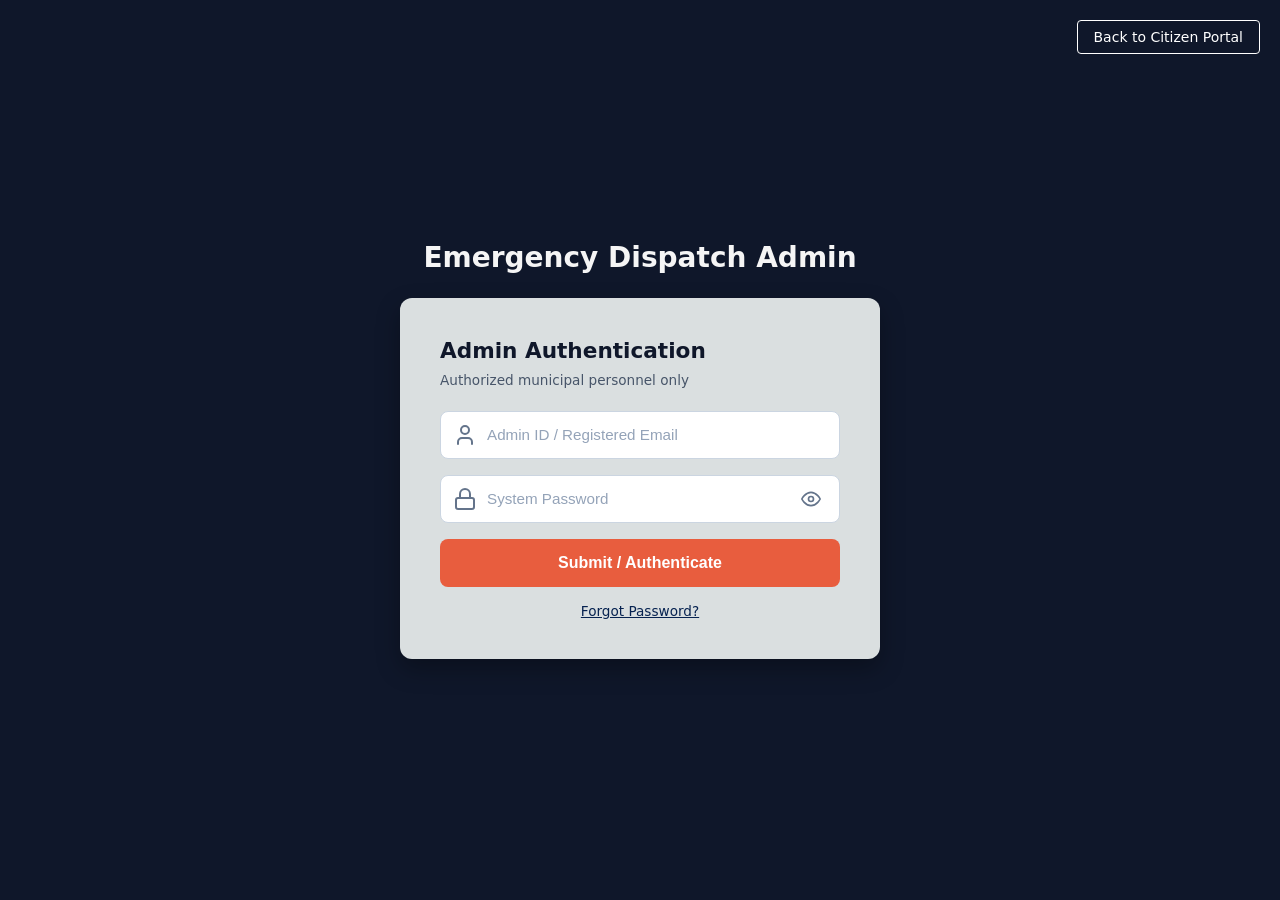
<file: admin-login.html>
<!DOCTYPE html>
<html lang="en">
<head>
    <meta charset="UTF-8">
    <meta name="viewport" content="width=device-width, initial-scale=1.0">
    <title id="page-title">Admin Login - Citizen Emergency SOS</title>
    <!-- Link the same CSS file for a consistent design -->
    <link rel="stylesheet" href="./styles.css">
</head>
<body>
    <a href="login.html" class="admin-top-btn" id="btn-back-citizen">Back to Citizen Portal</a>

    <div class="container">
        <h1 id="admin-heading">Emergency Dispatch Admin</h1>
        <div class="login-box">
            <div class="wrapper">
                <h2 id="admin-auth-title">Admin Authentication</h2>
                <h5 id="admin-auth-desc">Authorized municipal personnel only</h5>
            </div>
            
            <form action="/admin-auth" method="POST">
                <div class="input-group">
                    <label for="citizen-id" class="sr-only" id="label-admin-id">Admin ID / Registered Email</label>
                    <svg xmlns="http://www.w3.org/2000/svg" width="24" height="24" viewBox="0 0 24 24" fill="none" stroke="currentColor" stroke-width="2" stroke-linecap="round" stroke-linejoin="round" class="icon">
                        <path d="M19 21v-2a4 4 0 0 0-4-4H9a4 4 0 0 0-4 4v2"></path>
                        <circle cx="12" cy="7" r="4"></circle>
                    </svg> 
                    <input type="text" id="citizen-id" name="citizen_id" placeholder="Admin ID / Registered Email" required autocomplete="username">
                </div>

                <div class="input-group">
                    <label for="system-password" class="sr-only" id="label-admin-password">System Password</label>
                    <svg xmlns="http://www.w3.org/2000/svg" width="24" height="24" viewBox="0 0 24 24" fill="none" stroke="currentColor" stroke-width="2" stroke-linecap="round" stroke-linejoin="round" class="icon">
                        <rect x="3" y="11" width="18" height="11" rx="2" ry="2"></rect>
                        <path d="M7 11V7a5 5 0 0 1 10 0v4"></path>
                    </svg>
                    <input type="password" id="system-password" name="system_password" placeholder="System Password" required autocomplete="current-password">
                    <button type="button" class="icon-toggle-pwd" id="btn-toggle-admin-pwd" onclick="togglePassword('system-password', this)" aria-label="Toggle password visibility">
                        <svg xmlns="http://www.w3.org/2000/svg" width="20" height="20" viewBox="0 0 24 24" fill="none" stroke="currentColor" stroke-width="2" stroke-linecap="round" stroke-linejoin="round" class="eye-icon">
                            <path d="M1 12s4-8 11-8 11 8 11 8-4 8-11 8-11-8-11-8z"></path>
                            <circle cx="12" cy="12" r="3"></circle>
                        </svg>
                    </button>
                </div>

                <div class="connect">
                    <button type="submit" id="btn-admin-submit">Submit / Authenticate</button>
                </div>

                <div class="login-links">
                    <a href="javascript:void(0)" onclick="handleAdminForgotPassword()" id="link-admin-forgot">Forgot Password?</a>
                </div>
            </form>
        </div>
    </div>

    <script>
        const TRANSLATIONS = {
            en: {
                pageTitle: "Admin Login - Citizen Emergency SOS",
                backCitizen: "Back to Citizen Portal",
                adminHeading: "Emergency Dispatch Admin",
                langLabel: "Language",
                adminAuthTitle: "Admin Authentication",
                adminAuthDesc: "Authorized municipal personnel only",
                adminIdLabel: "Admin ID / Registered Email",
                adminIdPlaceholder: "Admin ID / Registered Email",
                passwordLabel: "System Password",
                passwordPlaceholder: "System Password",
                submitBtn: "Submit / Authenticate",
                forgotPwd: "Forgot Password?",
                forgotAlert: "Admin security reset request initiated. Please contact your municipal IT dispatch administrator.",
                showPassword: "Show password",
                hidePassword: "Hide password"
            },
            hi: {
                pageTitle: "व्यवस्थापक लॉगिन - नागरिक आपातकालीन एसओएस",
                backCitizen: "नागरिक पोर्टल पर वापस",
                adminHeading: "आपातकालीन प्रेषण व्यवस्थापक",
                langLabel: "भाषा",
                adminAuthTitle: "व्यवस्थापक प्रमाणीकरण",
                adminAuthDesc: "केवल अधिकृत नगर निगम कर्मी",
                adminIdLabel: "व्यवस्थापक आईडी / पंजीकृत ईमेल",
                adminIdPlaceholder: "व्यवस्थापक आईडी / पंजीकृत ईमेल",
                passwordLabel: "सिस्टम पासवर्ड",
                passwordPlaceholder: "सिस्टम पासवर्ड",
                submitBtn: "सबमिट / प्रमाणित करें",
                forgotPwd: "पासवर्ड भूल गए?",
                forgotAlert: "व्यवस्थापक सुरक्षा रीसेट अनुरोध शुरू किया गया। कृपया अपने नगर निगम आईटी प्रेषण व्यवस्थापक से संपर्क करें।",
                showPassword: "पासवर्ड दिखाएं",
                hidePassword: "पासवर्ड छिपाएं"
            },
            mr: {
                pageTitle: "प्रशासक लॉगिन - नागरिक आणीबाणी एसओएस",
                backCitizen: "नागरिक पोर्टलवर परत",
                adminHeading: "आणीबाणी प्रेषण प्रशासक",
                langLabel: "भाषा",
                adminAuthTitle: "प्रशासक प्रमाणीकरण",
                adminAuthDesc: "केवळ अधिकृत महानगरपालिका कर्मचारी",
                adminIdLabel: "प्रशासक आयडी / नोंदणीकृत ईमेल",
                adminIdPlaceholder: "प्रशासक आयडी / नोंदणीकृत ईमेल",
                passwordLabel: "सिस्टम पासवर्ड",
                passwordPlaceholder: "सिस्टम पासवर्ड",
                submitBtn: "सबमिट / प्रमाणीकरण करा",
                forgotPwd: "पासवर्ड विसरलात?",
                forgotAlert: "प्रशासक सुरक्षा रीसेट विनंती सुरू केली. कृपया आपल्या महानगरपालिका आयटी प्रेषण प्रशासकाशी संपर्क साधा.",
                showPassword: "पासवर्ड दाखवा",
                hidePassword: "पासवर्ड लपवा"
            }
        };

        // Resolve language: reads URL param '?lang=...', then localStorage 'pulseroute_lang' set by home page translator, defaults to 'en'
        function resolveLanguage() {
            try {
                const params = new URLSearchParams(window.location.search);
                const paramLang = params.get('lang');
                if (paramLang && TRANSLATIONS[paramLang]) {
                    localStorage.setItem('pulseroute_lang', paramLang);
                    return paramLang;
                }
            } catch (e) {}

            try {
                const storedLang = localStorage.getItem('pulseroute_lang');
                if (storedLang && TRANSLATIONS[storedLang]) {
                    return storedLang;
                }
            } catch (e) {}

            return 'en';
        }

        let currentLanguage = resolveLanguage();

        function t(key) {
            return TRANSLATIONS[currentLanguage]?.[key] || TRANSLATIONS['en']?.[key] || key;
        }

        function setLanguage(lang) {
            if (!TRANSLATIONS[lang]) lang = 'en';
            currentLanguage = lang;
            try {
                localStorage.setItem('pulseroute_lang', lang);
            } catch (e) {}
            document.documentElement.lang = lang;

            document.title = t('pageTitle');

            const setTxt = (id, key) => {
                const el = document.getElementById(id);
                if (el) el.textContent = t(key);
            };

            const setPlc = (id, key) => {
                const el = document.getElementById(id);
                if (el) el.placeholder = t(key);
            };

            setTxt('btn-back-citizen', 'backCitizen');
            const backBtn = document.getElementById('btn-back-citizen');
            if (backBtn) backBtn.href = `login.html?lang=${lang}`;

            setTxt('admin-heading', 'adminHeading');
            setTxt('admin-auth-title', 'adminAuthTitle');
            setTxt('admin-auth-desc', 'adminAuthDesc');
            setTxt('label-admin-id', 'adminIdLabel');
            setPlc('citizen-id', 'adminIdPlaceholder');
            setTxt('label-admin-password', 'passwordLabel');
            setPlc('system-password', 'passwordPlaceholder');
            setTxt('btn-admin-submit', 'submitBtn');
            setTxt('link-admin-forgot', 'forgotPwd');

            const toggleBtn = document.getElementById('btn-toggle-admin-pwd');
            const pwdInput = document.getElementById('system-password');
            if (toggleBtn && pwdInput) {
                toggleBtn.setAttribute('aria-label', pwdInput.type === 'password' ? t('showPassword') : t('hidePassword'));
            }
        }

        function handleAdminForgotPassword() {
            alert(t('forgotAlert'));
        }

        function togglePassword(inputId, btn) {
            const input = document.getElementById(inputId);
            if (!input) return;
            const isPassword = input.type === 'password';
            input.type = isPassword ? 'text' : 'password';
            btn.innerHTML = isPassword 
                ? `<svg xmlns="http://www.w3.org/2000/svg" width="20" height="20" viewBox="0 0 24 24" fill="none" stroke="currentColor" stroke-width="2" stroke-linecap="round" stroke-linejoin="round" class="eye-icon"><path d="M17.94 17.94A10.07 10.07 0 0 1 12 20c-7 0-11-8-11-8a18.45 18.45 0 0 1 5.06-5.94M9.9 4.24A9.12 9.12 0 0 1 12 4c7 0 11 8 11 8a18.5 18.5 0 0 1-2.16 3.19m-6.72-1.07a3 3 0 1 1-4.24-4.24"></path><line x1="1" y1="1" x2="23" y2="23"></line></svg>`
                : `<svg xmlns="http://www.w3.org/2000/svg" width="20" height="20" viewBox="0 0 24 24" fill="none" stroke="currentColor" stroke-width="2" stroke-linecap="round" stroke-linejoin="round" class="eye-icon"><path d="M1 12s4-8 11-8 11 8 11 8-4 8-11 8-11-8-11-8z"></path><circle cx="12" cy="12" r="3"></circle></svg>`;
            btn.setAttribute('aria-label', isPassword ? t('hidePassword') : t('showPassword'));
        }

        window.addEventListener('DOMContentLoaded', () => {
            setLanguage(currentLanguage);
        });

        // Real-time synchronization when language is changed on the home page
        window.addEventListener('storage', (e) => {
            if (e.key === 'pulseroute_lang' && e.newValue && TRANSLATIONS[e.newValue]) {
                setLanguage(e.newValue);
            }
        });
    </script>
</body>
</html>
</file>
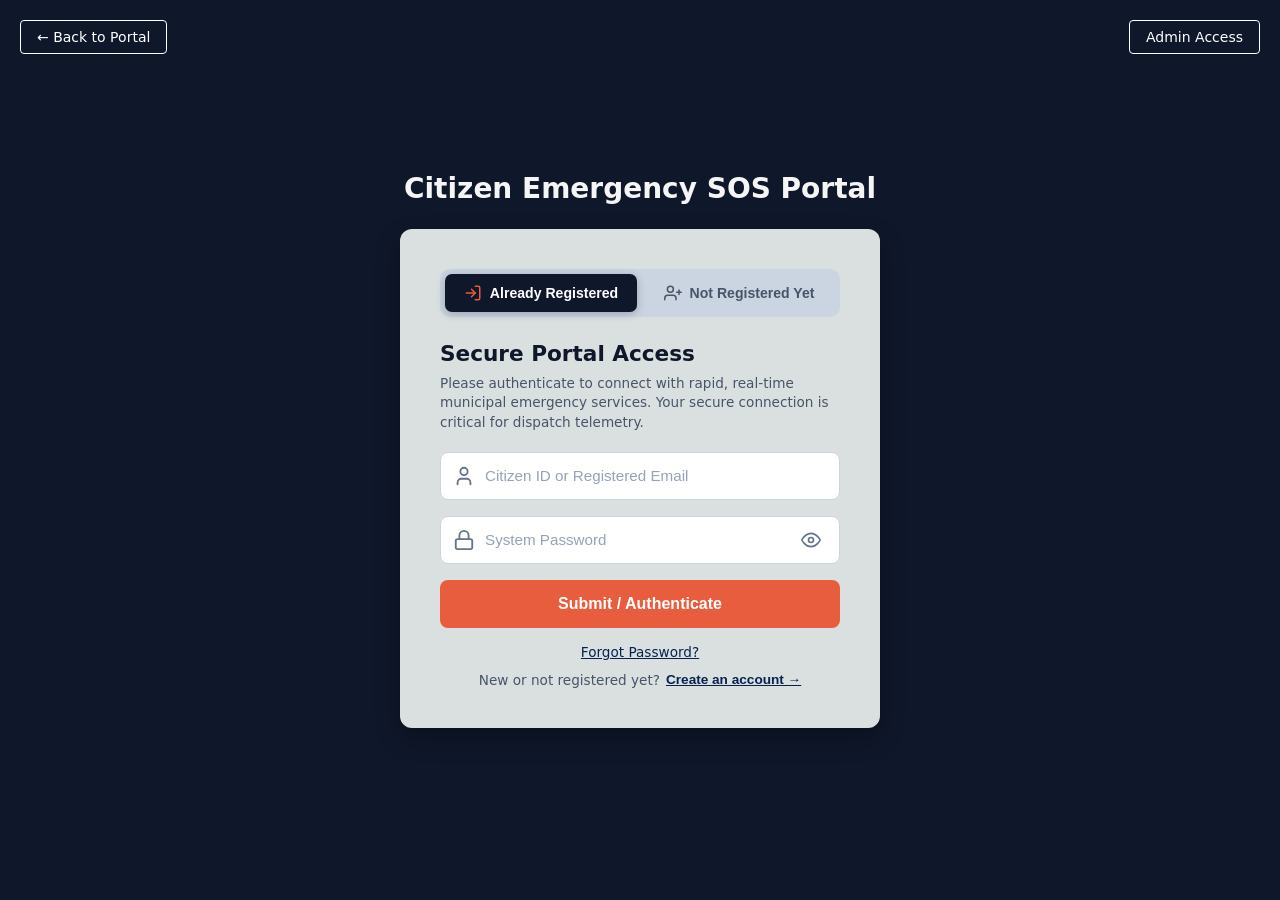
<file: login.html>
<!DOCTYPE html>
<html lang="en">
<head>
    <meta charset="UTF-8">
    <meta name="viewport" content="width=device-width, initial-scale=1.0">
    <title id="page-title">Citizen Access & Registration - PulseRoute SOS Portal</title>
    <link rel="stylesheet" href="./styles.css">
</head>
<body>
    <a href="admin-login.html" class="admin-top-btn" id="btn-admin-access">Admin Access</a>
    <a href="index.html" class="backtopage-top-btn" id="btn-back-portal">&larr; Back to Portal</a>

    <div class="container">
        <h1 id="main-heading">Citizen Emergency SOS Portal</h1>

        <div class="login-box">
            <!-- Navigation Tabs for Registered vs Not Yet Registered / Login -->
            <div class="tab-switcher" role="tablist" aria-label="Citizen Access Options">
                <button 
                    type="button" 
                    id="tab-login" 
                    class="tab-btn active" 
                    role="tab" 
                    aria-selected="true" 
                    aria-controls="panel-login"
                    onclick="switchTab('login')">
                    <svg xmlns="http://www.w3.org/2000/svg" width="18" height="18" viewBox="0 0 24 24" fill="none" stroke="currentColor" stroke-width="2" stroke-linecap="round" stroke-linejoin="round">
                        <path d="M15 3h4a2 2 0 0 1 2 2v14a2 2 0 0 1-2 2h-4"></path>
                        <polyline points="10 17 15 12 10 7"></polyline>
                        <line x1="15" y1="12" x2="3" y2="12"></line>
                    </svg>
                    <span id="tab-login-text">Already Registered</span>
                </button>
                <button 
                    type="button" 
                    id="tab-register" 
                    class="tab-btn" 
                    role="tab" 
                    aria-selected="false" 
                    aria-controls="panel-register"
                    onclick="switchTab('register')">
                    <svg xmlns="http://www.w3.org/2000/svg" width="18" height="18" viewBox="0 0 24 24" fill="none" stroke="currentColor" stroke-width="2" stroke-linecap="round" stroke-linejoin="round">
                        <path d="M16 21v-2a4 4 0 0 0-4-4H5a4 4 0 0 0-4 4v2"></path>
                        <circle cx="8.5" cy="7" r="4"></circle>
                        <line x1="20" y1="8" x2="20" y2="14"></line>
                        <line x1="23" y1="11" x2="17" y2="11"></line>
                    </svg>
                    <span id="tab-register-text">Not Registered Yet</span>
                </button>
            </div>

            <!-- TAB 1: For users who are ALREADY REGISTERED (Login / Authenticate) -->
            <div id="panel-login" class="tab-panel active" role="tabpanel" aria-labelledby="tab-login">
                <div class="wrapper">
                    <h2 id="login-title">Secure Portal Access</h2>
                    <h5 id="login-desc">Please authenticate to connect with rapid, real-time municipal emergency services. Your secure connection is critical for dispatch telemetry.</h5>
                </div>

                <div id="login-msg" class="form-msg"></div>

                <form action="/login" method="POST" id="form-login">
                    <div class="input-group">
                        <label for="citizen-id" class="sr-only" id="label-citizen-id">Citizen ID or Email</label>
                        <svg xmlns="http://www.w3.org/2000/svg" width="22" height="22" viewBox="0 0 24 24" fill="none" stroke="currentColor" stroke-width="2" stroke-linecap="round" stroke-linejoin="round" class="icon">
                            <path d="M19 21v-2a4 4 0 0 0-4-4H9a4 4 0 0 0-4 4v2"></path>
                            <circle cx="12" cy="7" r="4"></circle>
                        </svg> 
                        <input type="text" id="citizen-id" name="citizen_id" placeholder="Citizen ID or Registered Email" required autocomplete="username">
                    </div>

                    <div class="input-group">
                        <label for="system-password" class="sr-only" id="label-system-password">System Password</label>
                        <svg xmlns="http://www.w3.org/2000/svg" width="22" height="22" viewBox="0 0 24 24" fill="none" stroke="currentColor" stroke-width="2" stroke-linecap="round" stroke-linejoin="round" class="icon">
                            <rect x="3" y="11" width="18" height="11" rx="2" ry="2"></rect>
                            <path d="M7 11V7a5 5 0 0 1 10 0v4"></path>
                        </svg>
                        <input type="password" id="system-password" name="system_password" placeholder="System Password" required autocomplete="current-password">
                        <button type="button" class="icon-toggle-pwd" id="btn-toggle-login-pwd" onclick="togglePassword('system-password', this)" aria-label="Toggle password visibility">
                            <svg xmlns="http://www.w3.org/2000/svg" width="20" height="20" viewBox="0 0 24 24" fill="none" stroke="currentColor" stroke-width="2" stroke-linecap="round" stroke-linejoin="round" class="eye-icon">
                                <path d="M1 12s4-8 11-8 11 8 11 8-4 8-11 8-11-8-11-8z"></path>
                                <circle cx="12" cy="12" r="3"></circle>
                            </svg>
                        </button>
                    </div>

                    <div class="connect">
                        <button type="submit" id="btn-login-submit">Submit / Authenticate</button>
                    </div>
                </form>

                <div class="login-links">
                    <a href="javascript:void(0)" onclick="handleForgotPassword()" id="link-forgot-pwd">Forgot Password?</a>
                    <div class="tab-switch-helper">
                        <span id="helper-new-user">New or not registered yet?</span>
                        <button type="button" class="text-link-btn" id="btn-go-register" onclick="switchTab('register')">Create an account &rarr;</button>
                    </div>
                </div>
            </div>

            <!-- TAB 2: For users who are NOT YET REGISTERED / NOT LOGGED IN -->
            <div id="panel-register" class="tab-panel" role="tabpanel" aria-labelledby="tab-register">
                <div class="wrapper">
                    <h2 id="reg-title">Citizen Registration</h2>
                    <h5 id="reg-desc">Register your verified profile with municipal services to enable priority dispatch, real-time medical profile sync, and live responder telemetry.</h5>
                </div>

                <!-- Immediate Help Notice for unregistered / unauthenticated users in distress -->
                <div class="emergency-quick-banner">
                    <div class="quick-banner-icon">
                        <svg xmlns="http://www.w3.org/2000/svg" width="22" height="22" viewBox="0 0 24 24" fill="none" stroke="currentColor" stroke-width="2">
                            <path d="M10.29 3.86L1.82 18a2 2 0 0 0 1.71 3h16.94a2 2 0 0 0 1.71-3L13.71 3.86a2 2 0 0 0-3.42 0z"></path>
                            <line x1="12" y1="9" x2="12" y2="13"></line>
                            <line x1="12" y1="17" x2="12.01" y2="17"></line>
                        </svg>
                    </div>
                    <div class="quick-banner-text">
                        <strong id="banner-emergency-title">Active Emergency Crisis?</strong>
                        <span id="banner-emergency-desc">No account needed for critical dispatch.</span>
                    </div>
                    <a href="index.html" class="quick-sos-link" id="banner-emergency-link">Guest SOS &rarr;</a>
                </div>

                <div id="register-msg" class="form-msg"></div>

                <form action="/register" method="POST" id="form-register" onsubmit="return handleRegister(event)">
                    <div class="input-group">
                        <label for="reg-name" class="sr-only" id="label-reg-name">Full Legal Name</label>
                        <svg xmlns="http://www.w3.org/2000/svg" width="22" height="22" viewBox="0 0 24 24" fill="none" stroke="currentColor" stroke-width="2" stroke-linecap="round" stroke-linejoin="round" class="icon">
                            <path d="M20 21v-2a4 4 0 0 0-4-4H8a4 4 0 0 0-4 4v2"></path>
                            <circle cx="12" cy="7" r="4"></circle>
                        </svg>
                        <input type="text" id="reg-name" name="full_name" placeholder="Full Legal Name" required autocomplete="name">
                    </div>

                    <div class="input-group">
                        <label for="reg-email" class="sr-only" id="label-reg-email">Email / Citizen ID</label>
                        <svg xmlns="http://www.w3.org/2000/svg" width="22" height="22" viewBox="0 0 24 24" fill="none" stroke="currentColor" stroke-width="2" stroke-linecap="round" stroke-linejoin="round" class="icon">
                            <path d="M4 4h16c1.1 0 2 .9 2 2v12c0 1.1-.9 2-2 2H4c-1.1 0-2-.9-2-2V6c0-1.1.9-2 2-2z"></path>
                            <polyline points="22,6 12,13 2,6"></polyline>
                        </svg>
                        <input type="email" id="reg-email" name="email" placeholder="Citizen Email Address" required autocomplete="email">
                    </div>

                    <div class="input-group">
                        <label for="reg-phone" class="sr-only" id="label-reg-phone">Emergency Phone Number</label>
                        <svg xmlns="http://www.w3.org/2000/svg" width="22" height="22" viewBox="0 0 24 24" fill="none" stroke="currentColor" stroke-width="2" stroke-linecap="round" stroke-linejoin="round" class="icon">
                            <path d="M22 16.92v3a2 2 0 0 1-2.18 2 19.79 19.79 0 0 1-8.63-3.07 19.5 19.5 0 0 1-6-6 19.79 19.79 0 0 1-3.07-8.67A2 2 0 0 1 4.11 2h3a2 2 0 0 1 2 1.72 12.84 12.84 0 0 0 .7 2.81 2 2 0 0 1-.45 2.11L8.09 9.91a16 16 0 0 0 6 6l1.27-1.27a2 2 0 0 1 2.11-.45 12.84 12.84 0 0 0 2.81.7A2 2 0 0 1 22 16.92z"></path>
                        </svg>
                        <input type="tel" id="reg-phone" name="phone" placeholder="Emergency Contact Phone" required autocomplete="tel">
                    </div>

                    <div class="input-group">
                        <label for="reg-password" class="sr-only" id="label-reg-password">Create Password</label>
                        <svg xmlns="http://www.w3.org/2000/svg" width="22" height="22" viewBox="0 0 24 24" fill="none" stroke="currentColor" stroke-width="2" stroke-linecap="round" stroke-linejoin="round" class="icon">
                            <rect x="3" y="11" width="18" height="11" rx="2" ry="2"></rect>
                            <path d="M7 11V7a5 5 0 0 1 10 0v4"></path>
                        </svg>
                        <input type="password" id="reg-password" name="password" placeholder="Create Password (min. 6 chars)" minlength="6" required autocomplete="new-password">
                        <button type="button" class="icon-toggle-pwd" id="btn-toggle-reg-pwd" onclick="togglePassword('reg-password', this)" aria-label="Toggle password visibility">
                            <svg xmlns="http://www.w3.org/2000/svg" width="20" height="20" viewBox="0 0 24 24" fill="none" stroke="currentColor" stroke-width="2" stroke-linecap="round" stroke-linejoin="round" class="eye-icon">
                                <path d="M1 12s4-8 11-8 11 8 11 8-4 8-11 8-11-8-11-8z"></path>
                                <circle cx="12" cy="12" r="3"></circle>
                            </svg>
                        </button>
                    </div>

                    <div class="input-group">
                        <label for="reg-confirm-password" class="sr-only" id="label-reg-confirm-pwd">Confirm Password</label>
                        <svg xmlns="http://www.w3.org/2000/svg" width="22" height="22" viewBox="0 0 24 24" fill="none" stroke="currentColor" stroke-width="2" stroke-linecap="round" stroke-linejoin="round" class="icon">
                            <path d="M12 22s8-4 8-10V5l-8-3-8 3v7c0 6 8 10 8 10z"></path>
                        </svg>
                        <input type="password" id="reg-confirm-password" name="confirm_password" placeholder="Confirm Password" minlength="6" required autocomplete="new-password">
                        <button type="button" class="icon-toggle-pwd" id="btn-toggle-confirm-pwd" onclick="togglePassword('reg-confirm-password', this)" aria-label="Toggle password visibility">
                            <svg xmlns="http://www.w3.org/2000/svg" width="20" height="20" viewBox="0 0 24 24" fill="none" stroke="currentColor" stroke-width="2" stroke-linecap="round" stroke-linejoin="round" class="eye-icon">
                                <path d="M1 12s4-8 11-8 11 8 11 8-4 8-11 8-11-8-11-8z"></path>
                                <circle cx="12" cy="12" r="3"></circle>
                            </svg>
                        </button>
                    </div>

                    <div class="connect">
                        <button type="submit" id="btn-reg-submit">Create Citizen Account</button>
                    </div>
                </form>

                <div class="login-links">
                    <div class="tab-switch-helper">
                        <span id="helper-already-reg">Already registered?</span>
                        <button type="button" class="text-link-btn" id="btn-go-login" onclick="switchTab('login')">Sign In to account &rarr;</button>
                    </div>
                </div>
            </div>
        </div> 
    </div>

    <!-- Client-side Interactive Logic & Multilingual System -->
    <script>
        // Language dictionaries: English (en), Hindi (hi), Marathi (mr)
        const TRANSLATIONS = {
            en: {
                pageTitle: "Citizen Access & Registration - PulseRoute SOS Portal",
                backToPortal: "&larr; Back to Portal",
                adminAccess: "Admin Access",
                mainHeading: "Citizen Emergency SOS Portal",
                langLabel: "Language",
                tabAlreadyRegistered: "Already Registered",
                tabNotRegistered: "Not Registered Yet",
                loginTitle: "Secure Portal Access",
                loginDesc: "Please authenticate to connect with rapid, real-time municipal emergency services. Your secure connection is critical for dispatch telemetry.",
                citizenIdLabel: "Citizen ID or Email",
                citizenIdPlaceholder: "Citizen ID or Registered Email",
                systemPasswordLabel: "System Password",
                systemPasswordPlaceholder: "System Password",
                loginSubmit: "Submit / Authenticate",
                forgotPassword: "Forgot Password?",
                newNotRegistered: "New or not registered yet?",
                createAccount: "Create an account &rarr;",
                regTitle: "Citizen Registration",
                regDesc: "Register your verified profile with municipal services to enable priority dispatch, real-time medical profile sync, and live responder telemetry.",
                crisisTitle: "Active Emergency Crisis?",
                crisisDesc: "No account needed for critical dispatch.",
                guestSos: "Guest SOS &rarr;",
                nameLabel: "Full Legal Name",
                namePlaceholder: "Full Legal Name",
                emailLabel: "Email / Citizen ID",
                emailPlaceholder: "Citizen Email Address",
                phoneLabel: "Emergency Phone Number",
                phonePlaceholder: "Emergency Contact Phone",
                pwdLabel: "Create Password",
                pwdPlaceholder: "Create Password (min. 6 chars)",
                confirmPwdLabel: "Confirm Password",
                confirmPwdPlaceholder: "Confirm Password",
                regSubmit: "Create Citizen Account",
                alreadyRegistered: "Already registered?",
                signInAccount: "Sign In to account &rarr;",
                pwdMismatch: "Passwords do not match. Please verify and try again.",
                pwdMinLength: "Password must be at least 6 characters.",
                regSuccess: "Citizen profile registered successfully! Redirecting to login...",
                postRegMsg: "Registration successful! Please authenticate to complete your session.",
                forgotPwdPrompt: "Enter your registered Citizen ID or Email to receive a security reset link:",
                forgotPwdSent: (email) => `A secure reset link has been dispatched to ${email}.`,
                showPassword: "Show password",
                hidePassword: "Hide password"
            },
            hi: {
                pageTitle: "नागरिक प्रवेश एवं पंजीकरण - पल्सरोड एसओएस पोर्टल",
                backToPortal: "&larr; मुख्य पोर्टल पर वापस",
                adminAccess: "प्रशासक प्रवेश",
                mainHeading: "नागरिक आपातकालीन एसओएस पोर्टल",
                langLabel: "भाषा",
                tabAlreadyRegistered: "पहले से पंजीकृत",
                tabNotRegistered: "अभी तक पंजीकृत नहीं",
                loginTitle: "सुरक्षित पोर्टल एक्सेस",
                loginDesc: "त्वरित, वास्तविक समय नगर निगम आपातकालीन सेवाओं से जुड़ने के लिए कृपया प्रमाणित करें। प्रेषण टेलीमेट्री के लिए आपका सुरक्षित कनेक्शन महत्वपूर्ण है।",
                citizenIdLabel: "नागरिक आईडी या ईमेल",
                citizenIdPlaceholder: "नागरिक आईडी या पंजीकृत ईमेल",
                systemPasswordLabel: "सिस्टम पासवर्ड",
                systemPasswordPlaceholder: "सिस्टम पासवर्ड",
                loginSubmit: "सबमिट / प्रमाणित करें",
                forgotPassword: "पासवर्ड भूल गए?",
                newNotRegistered: "नए हैं या अभी तक पंजीकृत नहीं?",
                createAccount: "नया खाता बनाएं &rarr;",
                regTitle: "नागरिक पंजीकरण",
                regDesc: "प्राथमिकता प्रेषण, वास्तविक समय चिकित्सा प्रोफाइल सिंक और लाइव रिस्पॉन्डर टेलीमेट्री सक्षम करने के लिए नगर निगम सेवाओं में अपनी सत्यापित प्रोफ़ाइल पंजीकृत करें।",
                crisisTitle: "सक्रिय आपातकालीन संकट?",
                crisisDesc: "गंभीर प्रेषण के लिए खाते की आवश्यकता नहीं है।",
                guestSos: "अतिथि एसओएस &rarr;",
                nameLabel: "पूरा कानूनी नाम",
                namePlaceholder: "पूरा कानूनी नाम",
                emailLabel: "ईमेल / नागरिक आईडी",
                emailPlaceholder: "नागरिक ईमेल पता",
                phoneLabel: "आपातकालीन फोन नंबर",
                phonePlaceholder: "आपातकालीन संपर्क फोन",
                pwdLabel: "पासवर्ड बनाएं",
                pwdPlaceholder: "पासवर्ड बनाएं (न्यूनतम 6 अक्षर)",
                confirmPwdLabel: "पासवर्ड की पुष्टि करें",
                confirmPwdPlaceholder: "पासवर्ड की पुष्टि करें",
                regSubmit: "नागरिक खाता बनाएं",
                alreadyRegistered: "पहले से पंजीकृत हैं?",
                signInAccount: "खाते में साइन इन करें &rarr;",
                pwdMismatch: "पासवर्ड मेल नहीं खाते। कृपया पुष्टि करें और पुनः प्रयास करें।",
                pwdMinLength: "पासवर्ड कम से कम 6 अक्षरों का होना चाहिए।",
                regSuccess: "नागरिक प्रोफ़ाइल सफलतापूर्वक पंजीकृत! लॉगिन पर ले जाया जा रहा है...",
                postRegMsg: "पंजीकरण सफल! अपना सत्र पूरा करने के लिए कृपया प्रमाणित करें।",
                forgotPwdPrompt: "सुरक्षा रीसेट लिंक प्राप्त करने के लिए अपनी पंजीकृत नागरिक आईडी या ईमेल दर्ज करें:",
                forgotPwdSent: (email) => `${email} पर एक सुरक्षित रीसेट लिंक भेज दिया गया है।`,
                showPassword: "पासवर्ड दिखाएं",
                hidePassword: "पासवर्ड छिपाएं"
            },
            mr: {
                pageTitle: "नागरिक प्रवेश आणि नोंदणी - पल्सरोड एसओएस पोर्टल",
                backToPortal: "&larr; मुख्य पोर्टलवर परत",
                adminAccess: "प्रशासक प्रवेश",
                mainHeading: "नागरिक आणीबाणी एसओएस पोर्टल",
                langLabel: "भाषा",
                tabAlreadyRegistered: "आधीच नोंदणीकृत",
                tabNotRegistered: "अजून नोंदणी केली नाही",
                loginTitle: "सुरक्षित पोर्टल प्रवेश",
                loginDesc: "जलद, रीअल-टाइम महानगरपालिका आणीबाणी सेवांशी जोडण्यासाठी कृपया प्रमाणीकरण करा. डिस्पॅच टेलिमेट्रीसाठी आपले सुरक्षित कनेक्शन आवश्यक आहे.",
                citizenIdLabel: "नागरिक आयडी किंवा ईमेल",
                citizenIdPlaceholder: "नागरिक आयडी किंवा नोंदणीकृत ईमेल",
                systemPasswordLabel: "सिस्टम पासवर्ड",
                systemPasswordPlaceholder: "सिस्टम पासवर्ड",
                loginSubmit: "सबमिट / प्रमाणीकरण करा",
                forgotPassword: "पासवर्ड विसरलात?",
                newNotRegistered: "नवीन आहात किंवा अजून नोंदणी केलेली नाही?",
                createAccount: "नवीन खाते तयार करा &rarr;",
                regTitle: "नागरिक नोंदणी",
                regDesc: "प्राधान्य डिस्पॅच, रीअल-टाइम वैद्यकीय प्रोफाइल सिंक आणि थेट प्रतिसादक टेलिमेट्री सक्षम करण्यासाठी आपले सत्यापित प्रोफाइल नोंदणीकृत करा.",
                crisisTitle: "सक्रिय आणीबाणी संकट?",
                crisisDesc: "महत्त्वाच्या मदतीसाठी खात्याची आवश्यकता नाही.",
                guestSos: "अतिथी एसओएस &rarr;",
                nameLabel: "पूर्ण कायदेशीर नाव",
                namePlaceholder: "पूर्ण कायदेशीर नाव",
                emailLabel: "ईमेल / नागरिक आयडी",
                emailPlaceholder: "नागरिक ईमेल पत्ता",
                phoneLabel: "आणीबाणी फोन नंबर",
                phonePlaceholder: "आणीबाणी संपर्क फोन",
                pwdLabel: "पासवर्ड तयार करा",
                pwdPlaceholder: "पासवर्ड तयार करा (किमान ६ अक्षरे)",
                confirmPwdLabel: "पासवर्डची पुष्टी करा",
                confirmPwdPlaceholder: "पासवर्डची पुष्टी करा",
                regSubmit: "नागरिक खाते तयार करा",
                alreadyRegistered: "आधीच नोंदणी केली आहे?",
                signInAccount: "खात्यात साइन इन करा &rarr;",
                pwdMismatch: "पासवर्ड जुळत नाहीत. कृपया तपासा आणि पुन्हा प्रयत्न करा.",
                pwdMinLength: "पासवर्ड किमान ६ अक्षरांचा असावा.",
                regSuccess: "नागरिक प्रोफाइल यशस्वीरित्या नोंदणीकृत! लॉगिनकडे वळवत आहे...",
                postRegMsg: "नोंदणी यशस्वी! आपले सत्र पूर्ण करण्यासाठी कृपया प्रमाणीकरण करा.",
                forgotPwdPrompt: "सुरक्षा रीसेट लिंक मिळवण्यासाठी आपला नोंदणीकृत नागरिक आयडी किंवा ईमेल प्रविष्ट करा:",
                forgotPwdSent: (email) => `${email} वर सुरक्षित रीसेट लिंक पाठवण्यात आली आहे.`,
                showPassword: "पासवर्ड दाखवा",
                hidePassword: "पासवर्ड लपवा"
            }
        };

        // Resolve language: reads URL param '?lang=...', then localStorage 'pulseroute_lang' set by home page translator, defaults to 'en'
        function resolveLanguage() {
            try {
                const params = new URLSearchParams(window.location.search);
                const paramLang = params.get('lang');
                if (paramLang && TRANSLATIONS[paramLang]) {
                    localStorage.setItem('pulseroute_lang', paramLang);
                    return paramLang;
                }
            } catch (e) {}

            try {
                const storedLang = localStorage.getItem('pulseroute_lang');
                if (storedLang && TRANSLATIONS[storedLang]) {
                    return storedLang;
                }
            } catch (e) {}

            return 'en';
        }

        let currentLanguage = resolveLanguage();

        // Translation lookup helper
        function t(key) {
            return TRANSLATIONS[currentLanguage]?.[key] || TRANSLATIONS['en']?.[key] || key;
        }

        // Apply selected language across all UI elements
        function setLanguage(lang) {
            if (!TRANSLATIONS[lang]) lang = 'en';
            currentLanguage = lang;
            try {
                localStorage.setItem('pulseroute_lang', lang);
            } catch (e) {}
            document.documentElement.lang = lang;

            // Update Document Title
            document.title = t('pageTitle');

            // Text/HTML helper updates
            const setTxt = (id, key) => {
                const el = document.getElementById(id);
                if (el) el.textContent = t(key);
            };

            const setHtml = (id, key) => {
                const el = document.getElementById(id);
                if (el) el.innerHTML = t(key);
            };

            const setPlc = (id, key) => {
                const el = document.getElementById(id);
                if (el) el.placeholder = t(key);
            };

            // Top Header
            setHtml('btn-back-portal', 'backToPortal');
            setTxt('btn-admin-access', 'adminAccess');
            setTxt('main-heading', 'mainHeading');

            const adminBtn = document.getElementById('btn-admin-access');
            if (adminBtn) adminBtn.href = `admin-login.html?lang=${lang}`;

            // Tabs
            setTxt('tab-login-text', 'tabAlreadyRegistered');
            setTxt('tab-register-text', 'tabNotRegistered');

            // Tab 1: Login
            setTxt('login-title', 'loginTitle');
            setTxt('login-desc', 'loginDesc');
            setTxt('label-citizen-id', 'citizenIdLabel');
            setPlc('citizen-id', 'citizenIdPlaceholder');
            setTxt('label-system-password', 'systemPasswordLabel');
            setPlc('system-password', 'systemPasswordPlaceholder');
            setTxt('btn-login-submit', 'loginSubmit');
            setTxt('link-forgot-pwd', 'forgotPassword');
            setTxt('helper-new-user', 'newNotRegistered');
            setHtml('btn-go-register', 'createAccount');

            // Tab 2: Register
            setTxt('reg-title', 'regTitle');
            setTxt('reg-desc', 'regDesc');
            setTxt('banner-emergency-title', 'crisisTitle');
            setTxt('banner-emergency-desc', 'crisisDesc');
            setHtml('banner-emergency-link', 'guestSos');

            setTxt('label-reg-name', 'nameLabel');
            setPlc('reg-name', 'namePlaceholder');
            setTxt('label-reg-email', 'emailLabel');
            setPlc('reg-email', 'emailPlaceholder');
            setTxt('label-reg-phone', 'phoneLabel');
            setPlc('reg-phone', 'phonePlaceholder');
            setTxt('label-reg-password', 'pwdLabel');
            setPlc('reg-password', 'pwdPlaceholder');
            setTxt('label-reg-confirm-pwd', 'confirmPwdLabel');
            setPlc('reg-confirm-password', 'confirmPwdPlaceholder');
            setTxt('btn-reg-submit', 'regSubmit');
            setTxt('helper-already-reg', 'alreadyRegistered');
            setHtml('btn-go-login', 'signInAccount');

            // Update password toggle aria-labels
            updatePasswordToggleLabel('system-password', 'btn-toggle-login-pwd');
            updatePasswordToggleLabel('reg-password', 'btn-toggle-reg-pwd');
            updatePasswordToggleLabel('reg-confirm-password', 'btn-toggle-confirm-pwd');
        }

        // Helper to keep password toggle accessible in the current language
        function updatePasswordToggleLabel(inputId, btnId) {
            const input = document.getElementById(inputId);
            const btn = document.getElementById(btnId);
            if (!input || !btn) return;
            const isPassword = input.type === 'password';
            btn.setAttribute('aria-label', isPassword ? t('showPassword') : t('hidePassword'));
        }

        // Switch between "Already Registered" (Login) and "Not Registered Yet" (Register) tabs
        function switchTab(tab) {
            const tabLogin = document.getElementById('tab-login');
            const tabRegister = document.getElementById('tab-register');
            const panelLogin = document.getElementById('panel-login');
            const panelRegister = document.getElementById('panel-register');

            // Clear temporary messages
            hideMessage('login-msg');
            hideMessage('register-msg');

            if (tab === 'register') {
                tabLogin.classList.remove('active');
                tabLogin.setAttribute('aria-selected', 'false');
                tabRegister.classList.add('active');
                tabRegister.setAttribute('aria-selected', 'true');

                panelLogin.classList.remove('active');
                panelRegister.classList.add('active');

                // Update URL hash without scrolling
                if (history.replaceState) {
                    history.replaceState(null, null, '#register');
                } else {
                    location.hash = '#register';
                }

                // Focus first input field
                const firstInput = document.getElementById('reg-name');
                if (firstInput) firstInput.focus();
            } else {
                tabRegister.classList.remove('active');
                tabRegister.setAttribute('aria-selected', 'false');
                tabLogin.classList.add('active');
                tabLogin.setAttribute('aria-selected', 'true');

                panelRegister.classList.remove('active');
                panelLogin.classList.add('active');

                if (history.replaceState) {
                    history.replaceState(null, null, '#login');
                } else {
                    location.hash = '#login';
                }

                const firstInput = document.getElementById('citizen-id');
                if (firstInput) firstInput.focus();
            }
        }

        // Toggle password visibility (Show / Hide)
        function togglePassword(inputId, btn) {
            const input = document.getElementById(inputId);
            if (!input) return;

            const isPassword = input.type === 'password';
            input.type = isPassword ? 'text' : 'password';

            const eyeIconSvg = isPassword 
                ? `<svg xmlns="http://www.w3.org/2000/svg" width="20" height="20" viewBox="0 0 24 24" fill="none" stroke="currentColor" stroke-width="2" stroke-linecap="round" stroke-linejoin="round" class="eye-icon"><path d="M17.94 17.94A10.07 10.07 0 0 1 12 20c-7 0-11-8-11-8a18.45 18.45 0 0 1 5.06-5.94M9.9 4.24A9.12 9.12 0 0 1 12 4c7 0 11 8 11 8a18.5 18.5 0 0 1-2.16 3.19m-6.72-1.07a3 3 0 1 1-4.24-4.24"></path><line x1="1" y1="1" x2="23" y2="23"></line></svg>`
                : `<svg xmlns="http://www.w3.org/2000/svg" width="20" height="20" viewBox="0 0 24 24" fill="none" stroke="currentColor" stroke-width="2" stroke-linecap="round" stroke-linejoin="round" class="eye-icon"><path d="M1 12s4-8 11-8 11 8 11 8-4 8-11 8-11-8-11-8z"></path><circle cx="12" cy="12" r="3"></circle></svg>`;

            btn.innerHTML = eyeIconSvg;
            btn.setAttribute('aria-label', isPassword ? t('hidePassword') : t('showPassword'));
        }

        // Show friendly alert message
        function showMessage(elementId, text, type) {
            const el = document.getElementById(elementId);
            if (!el) return;
            el.className = 'form-msg ' + (type === 'success' ? 'success' : 'error');
            el.textContent = text;
            el.style.display = 'block';
        }

        function hideMessage(elementId) {
            const el = document.getElementById(elementId);
            if (el) {
                el.style.display = 'none';
                el.textContent = '';
            }
        }

        // Handle client-side registration verification
        function handleRegister(event) {
            event.preventDefault();
            hideMessage('register-msg');

            const pwd = document.getElementById('reg-password').value;
            const confirmPwd = document.getElementById('reg-confirm-password').value;
            const email = document.getElementById('reg-email').value;

            if (pwd !== confirmPwd) {
                showMessage('register-msg', t('pwdMismatch'), 'error');
                document.getElementById('reg-confirm-password').focus();
                return false;
            }

            if (pwd.length < 6) {
                showMessage('register-msg', t('pwdMinLength'), 'error');
                document.getElementById('reg-password').focus();
                return false;
            }

            // Success feedback
            showMessage('register-msg', t('regSuccess'), 'success');

            // Populate login field with registered email and switch to login tab after brief pause
            setTimeout(() => {
                document.getElementById('citizen-id').value = email;
                switchTab('login');
                showMessage('login-msg', t('postRegMsg'), 'success');
                document.getElementById('system-password').focus();
            }, 1200);

            return false;
        }

        // Prompt for forgot password with translated feedback
        function handleForgotPassword() {
            const email = prompt(t('forgotPwdPrompt'));
            if (email && email.trim()) {
                const formattedMsg = typeof TRANSLATIONS[currentLanguage]?.forgotPwdSent === 'function'
                    ? TRANSLATIONS[currentLanguage].forgotPwdSent(email.trim())
                    : TRANSLATIONS['en'].forgotPwdSent(email.trim());
                showMessage('login-msg', formattedMsg, 'success');
            }
        }

        // Initialize language and URL hash on load
        window.addEventListener('DOMContentLoaded', () => {
            // Apply saved or default language
            setLanguage(currentLanguage);

            // Respect incoming direct URL hash
            if (window.location.hash === '#register') {
                switchTab('register');
            }
        });

        // Real-time synchronization when language is changed on the home page
        window.addEventListener('storage', (e) => {
            if (e.key === 'pulseroute_lang' && e.newValue && TRANSLATIONS[e.newValue]) {
                setLanguage(e.newValue);
            }
        });
    </script>
</body>
</html>
</file>
<file: styles.css>
/* --- Base Styles --- */
* {
  box-sizing: border-box;
  margin: 0;
  padding: 0;
}

body {
  background-color: #0F172A;
  font-family: system-ui, -apple-system, BlinkMacSystemFont, 'Segoe UI', Roboto, 'Noto Sans Devanagari', 'Nirmala UI', 'Mangal', sans-serif;
  min-height: 100vh;
  display: flex;
  justify-content: center;
  align-items: center;
  padding: 20px;
}

.container {
  width: 100%;
  max-width: 480px;
}

h1 {
  color: whitesmoke;
  text-align: center;
  font-size: 1.75rem;
  margin-bottom: 24px;
}

/* --- Card / Box Layout --- */
.login-box {
  max-width: 500px;
  width: 100%;
  height: 100%;
  padding: 40px;
  background-color: #DADFE0;
  border-radius: 12px;
  box-shadow: 0 10px 25px rgba(0, 0, 0, 0.3);
}

.wrapper {
  margin-bottom: 20px;
}

.wrapper h2 {
  color: #0F172A;
  font-size: 1.35rem;
  margin-bottom: 8px;
}

.wrapper h5 {
  color: #475569;
  font-size: 0.85rem;
  font-weight: 400;
  line-height: 1.4;
}

/* --- Input Fields --- */
.input-group {
  position: relative;
  display: flex;
  align-items: center;
  background-color: #FFFFFF;
  border: 1px solid #CBD5E1;
  border-radius: 8px;
  padding: 0 12px;
  margin-bottom: 16px;
  height: 48px;
  transition: border-color 0.2s ease, box-shadow 0.2s ease;
}

.input-group:focus-within {
  border-color: #E85D3E;
  box-shadow: 0 0 0 3px rgba(232, 93, 62, 0.2);
}

.input-group .icon,
.input-group .icon-right {
  color: #64748B;
  flex-shrink: 0;
}

.input-group .icon-right {
  cursor: pointer;
}

input {
  border: none;
  outline: none;
  background: transparent;
  width: 100%;
  padding: 0 10px;
  font-size: 0.95rem;
  color: #0F172A;
}

input::placeholder {
  color: #94A3B8;
}

/* --- Submit Button --- */
.connect {
  margin-top: 8px;
  margin-bottom: 16px;
}

button[type="submit"],
.connect button {
  width: 100%;
  height: 48px;
  border: none;
  border-radius: 8px;
  background-color: #E85D3E;
  color: #FFFFFF;
  font-size: 1rem;
  font-weight: 600;
  cursor: pointer;
  transition: background-color 0.2s ease, transform 0.1s ease;
}

button[type="submit"]:hover,
.connect button:hover {
  background-color: #D0482B;
}

button[type="submit"]:active,
.connect button:active {
  transform: scale(0.98);
}

/* --- Accessibility & Links --- */
.sr-only {
  position: absolute;
  width: 1px;
  height: 1px;
  padding: 0;
  margin: -1px;
  overflow: hidden;
  clip: rect(0, 0, 0, 0);
  white-space: nowrap;
  border: 0;
}

.login-links {
  display: flex;
  flex-direction: column;
  gap: 8px;
}

.login-links a {
  color: #062250;
  text-decoration: underline;
  font-size: 0.85rem;
  font-weight: 500;
  text-align: center;
  transition: color 0.2s ease;
}

.login-links a:hover {
  color: #002794;
}

.admin-top-btn {
    position: absolute;
    top: 20px;
    right: 20px;
    padding: 8px 16px;
    background-color: transparent;
    color: #ffffff; 
    border: 1px solid #ffffff;
    border-radius: 4px;
    text-decoration: none;
    font-size: 14px;
    transition: all 0.3s ease;
}

.admin-top-btn:hover {
    background-color: #ffffff;
    color: #000000; /* Reverses the colors on hover */
}

.backtopage-top-btn {
    position: absolute;
    top: 20px;
    left: 20px;
    padding: 8px 16px;
    background-color: transparent;
    color: #ffffff; 
    border: 1px solid #ffffff;
    border-radius: 4px;
    text-decoration: none;
    font-size: 14px;
    transition: all 0.3s ease;
}

.backtopage-top-btn:hover {
    background-color: #ffffff;
    color: #000000; /* Reverses the colors on hover */
}

/* --- Tab Navigation --- */
.tab-switcher {
  display: flex;
  background-color: #CBD5E1;
  padding: 5px;
  border-radius: 10px;
  margin-bottom: 24px;
  gap: 6px;
}

.tab-btn {
  flex: 1;
  display: inline-flex;
  align-items: center;
  justify-content: center;
  gap: 8px;
  padding: 10px 14px;
  border: none;
  border-radius: 7px;
  background: transparent;
  color: #475569;
  font-size: 0.88rem;
  font-weight: 600;
  cursor: pointer;
  transition: all 0.2s ease;
  width: auto;
  height: auto;
  line-height: 1.2;
}

.tab-btn:hover {
  color: #0F172A;
  background-color: rgba(255, 255, 255, 0.5);
}

.tab-btn.active,
.tab-btn.active:hover {
  background-color: #0F172A;
  color: #FFFFFF;
  box-shadow: 0 2px 8px rgba(15, 23, 42, 0.25);
}

.tab-btn.active svg,
.tab-btn.active:hover svg {
  stroke: #E85D3E;
}

/* --- Tab Panels --- */
.tab-panel {
  display: none;
  animation: fadeInPanel 0.25s ease-out forwards;
}

.tab-panel.active {
  display: block;
}

@keyframes fadeInPanel {
  from {
    opacity: 0;
    transform: translateY(6px);
  }
  to {
    opacity: 1;
    transform: translateY(0);
  }
}

/* --- Emergency Guest SOS Banner --- */
.emergency-quick-banner {
  display: flex;
  align-items: center;
  gap: 10px;
  background-color: #FEE2E2;
  border: 1px solid #FECACA;
  border-left: 4px solid #EF4444;
  border-radius: 8px;
  padding: 10px 12px;
  margin-bottom: 18px;
}

.quick-banner-icon {
  color: #DC2626;
  display: flex;
  align-items: center;
  flex-shrink: 0;
}

.quick-banner-text {
  flex: 1;
  font-size: 0.8rem;
  color: #7F1D1D;
  line-height: 1.35;
  display: flex;
  flex-direction: column;
}

.quick-banner-text strong {
  font-weight: 700;
  color: #991B1B;
}

.quick-sos-link {
  font-size: 0.8rem;
  font-weight: 700;
  color: #DC2626;
  text-decoration: none;
  white-space: nowrap;
  padding: 5px 9px;
  background: #FFFFFF;
  border-radius: 6px;
  border: 1px solid #FCA5A5;
  transition: all 0.2s ease;
  display: inline-block;
}

.quick-sos-link:hover {
  background-color: #DC2626;
  color: #FFFFFF;
  border-color: #DC2626;
}

/* --- Password Toggle & Helper Elements --- */
.icon-toggle-pwd {
  background: transparent !important;
  border: none !important;
  width: 32px !important;
  height: 32px !important;
  padding: 4px !important;
  cursor: pointer;
  color: #64748B !important;
  display: flex !important;
  align-items: center;
  justify-content: center;
  flex-shrink: 0;
  border-radius: 6px;
  transition: color 0.2s ease, background-color 0.2s ease;
}

.icon-toggle-pwd:hover {
  color: #0F172A !important;
  background-color: #E2E8F0 !important;
}

.icon-toggle-pwd svg {
  width: 20px;
  height: 20px;
  pointer-events: none;
}

.tab-switch-helper {
  display: flex;
  align-items: center;
  justify-content: center;
  gap: 6px;
  font-size: 0.85rem;
  color: #475569;
  margin-top: 4px;
}

.text-link-btn {
  background: transparent !important;
  border: none !important;
  width: auto !important;
  height: auto !important;
  color: #062250 !important;
  font-size: 0.85rem !important;
  font-weight: 600 !important;
  text-decoration: underline !important;
  cursor: pointer;
  padding: 0 !important;
  display: inline !important;
  transition: color 0.2s ease;
}

.text-link-btn:hover {
  color: #E85D3E !important;
}

.form-msg {
  border-radius: 8px;
  padding: 10px 14px;
  font-size: 0.84rem;
  margin-bottom: 16px;
  line-height: 1.4;
  display: none;
  animation: fadeInPanel 0.2s ease-out;
}

.form-msg.error {
  display: block;
  background-color: #FEE2E2;
  border: 1px solid #F87171;
  color: #991B1B;
}

.form-msg.success {
  display: block;
  background-color: #DCFCE7;
  border: 1px solid #86EFAC;
  color: #166534;
}

/* --- Mobile Responsive Rules --- */
@media (max-width: 520px) {
  body {
    padding: 70px 16px 24px;
    align-items: flex-start;
  }

  .login-box {
    padding: 24px 18px;
  }

  .tab-btn {
    font-size: 0.8rem;
    padding: 9px 8px;
    gap: 5px;
  }

  .tab-btn svg {
    width: 16px;
    height: 16px;
  }

  .admin-top-btn,
  .backtopage-top-btn {
    top: 14px;
    padding: 6px 12px;
    font-size: 13px;
  }
}
</file>
